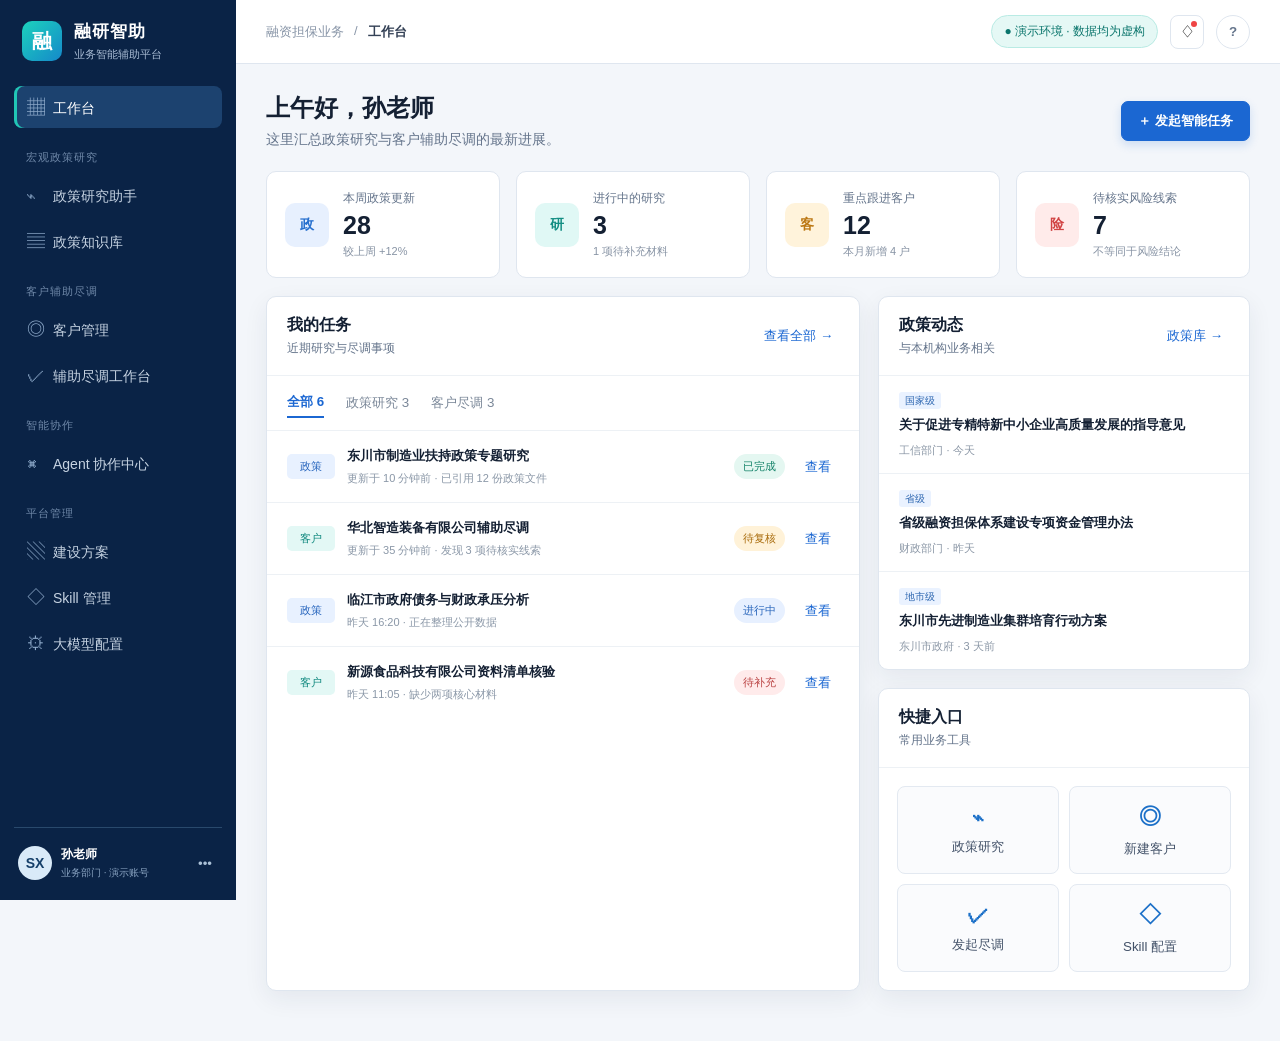
<file: static/legacy/site/index.html>
<!doctype html>
<html lang="zh-CN">
<head>
  <meta charset="UTF-8" />
  <meta name="viewport" content="width=device-width, initial-scale=1.0" />
  <title>融研智助 · 融资担保业务智能辅助平台</title>
  <link rel="icon" href="data:image/svg+xml,<svg xmlns=%22http://www.w3.org/2000/svg%22 viewBox=%220 0 64 64%22><rect rx=%2214%22 width=%2264%22 height=%2264%22 fill=%22%230b2851%22/><path d=%22M16 42V22h10v20M37 42V14h11v28M12 46h40%22 stroke=%22%2326c6b5%22 stroke-width=%225%22 fill=%22none%22/></svg>">
  <link rel="stylesheet" href="styles.css" />
  <link rel="stylesheet" href="models.css" />
  <link rel="stylesheet" href="agents.css" />
  <link rel="stylesheet" href="blueprint.css" />
</head>
<body>
  <div class="app-shell">
    <aside class="sidebar" id="sidebar">
      <div class="brand"><div class="brand-mark">融</div><div><strong>融研智助</strong><span>业务智能辅助平台</span></div></div>
      <nav id="nav">
        <button class="nav-item active" data-view="dashboard"><span>▦</span>工作台</button>
        <div class="nav-label">宏观政策研究</div>
        <button class="nav-item" data-view="policy"><span>⌁</span>政策研究助手</button>
        <button class="nav-item" data-view="library"><span>▤</span>政策知识库</button>
        <div class="nav-label">客户辅助尽调</div>
        <button class="nav-item" data-view="customers"><span>◎</span>客户管理</button>
        <button class="nav-item" data-view="diligence"><span>✓</span>辅助尽调工作台</button>
        <div class="nav-label">智能协作</div>
        <button class="nav-item" data-view="agents"><span>⌘</span>Agent 协作中心</button>
        <div class="nav-label">平台管理</div>
        <button class="nav-item" data-view="blueprint"><span>▧</span>建设方案</button>
        <button class="nav-item" data-view="skills"><span>◇</span>Skill 管理</button>
        <button class="nav-item" data-view="models"><span>⚙</span>大模型配置</button>
      </nav>
      <div class="side-foot"><div class="avatar">SX</div><div><strong>孙老师</strong><span>业务部门 · 演示账号</span></div><button>•••</button></div>
    </aside>

    <main>
      <header class="topbar">
        <button class="menu" id="menu">☰</button>
        <div class="breadcrumb"><span>融资担保业务</span><b>/</b><strong id="pageName">工作台</strong></div>
        <div class="top-actions"><span class="demo-badge">● 演示环境 · 数据均为虚构</span><button class="icon-btn" title="通知">♢<i></i></button><button class="help">?</button></div>
      </header>

      <section class="view active" id="dashboard">
        <div class="page-head"><div><h1>上午好，孙老师</h1><p>这里汇总政策研究与客户辅助尽调的最新进展。</p></div><button class="primary" data-go="policy">＋ 发起智能任务</button></div>
        <div class="metric-grid">
          <article class="metric"><div class="metric-icon blue">政</div><div><span>本周政策更新</span><strong>28</strong><small>较上周 +12%</small></div></article>
          <article class="metric"><div class="metric-icon cyan">研</div><div><span>进行中的研究</span><strong>3</strong><small>1 项待补充材料</small></div></article>
          <article class="metric"><div class="metric-icon amber">客</div><div><span>重点跟进客户</span><strong>12</strong><small>本月新增 4 户</small></div></article>
          <article class="metric"><div class="metric-icon red">险</div><div><span>待核实风险线索</span><strong>7</strong><small>不等同于风险结论</small></div></article>
        </div>
        <div class="dashboard-grid">
          <article class="panel wide"><div class="panel-head"><div><h2>我的任务</h2><p>近期研究与尽调事项</p></div><button class="text-btn">查看全部 →</button></div>
            <div class="task-tabs"><button class="active">全部 6</button><button>政策研究 3</button><button>客户尽调 3</button></div>
            <div class="task-list">
              <div class="task-row"><span class="type policy-type">政策</span><div><strong>东川市制造业扶持政策专题研究</strong><small>更新于 10 分钟前 · 已引用 12 份政策文件</small></div><em class="status done">已完成</em><button data-go="policy">查看</button></div>
              <div class="task-row"><span class="type client-type">客户</span><div><strong>华北智造装备有限公司辅助尽调</strong><small>更新于 35 分钟前 · 发现 3 项待核实线索</small></div><em class="status review">待复核</em><button data-go="diligence">查看</button></div>
              <div class="task-row"><span class="type policy-type">政策</span><div><strong>临江市政府债务与财政承压分析</strong><small>昨天 16:20 · 正在整理公开数据</small></div><em class="status running">进行中</em><button>查看</button></div>
              <div class="task-row"><span class="type client-type">客户</span><div><strong>新源食品科技有限公司资料清单核验</strong><small>昨天 11:05 · 缺少两项核心材料</small></div><em class="status pending">待补充</em><button>查看</button></div>
            </div>
          </article>
          <article class="panel"><div class="panel-head"><div><h2>政策动态</h2><p>与本机构业务相关</p></div><button class="text-btn">政策库 →</button></div>
            <div class="news-list"><div><span>国家级</span><strong>关于促进专精特新中小企业高质量发展的指导意见</strong><small>工信部门 · 今天</small></div><div><span>省级</span><strong>省级融资担保体系建设专项资金管理办法</strong><small>财政部门 · 昨天</small></div><div><span>地市级</span><strong>东川市先进制造业集群培育行动方案</strong><small>东川市政府 · 3 天前</small></div></div>
          </article>
          <article class="panel"><div class="panel-head"><div><h2>快捷入口</h2><p>常用业务工具</p></div></div><div class="quick-grid"><button data-go="policy"><b>⌁</b><span>政策研究</span></button><button data-go="customers"><b>◎</b><span>新建客户</span></button><button data-go="diligence"><b>✓</b><span>发起尽调</span></button><button data-go="skills"><b>◇</b><span>Skill 配置</span></button></div></article>
        </div>
      </section>

      <section class="view" id="policy">
        <div class="page-head"><div><h1>宏观政策分析研究助手</h1><p>面向地市财政金融、产业政策研究，自动形成有出处、可复核的研究初稿。</p></div><div class="page-actions"><label class="model-picker"><span>使用模型</span><select class="module-model" data-module="政策研究助手"><option>通义千问 Qwen-Max</option><option>DeepSeek-V3</option><option>腾讯混元-T1</option><option>智谱 GLM-4.5</option></select></label><button class="secondary">历史研究</button></div></div>
        <div class="research-layout">
          <article class="panel research-form"><div class="section-title"><span>1</span><div><h2>设置研究任务</h2><p>选择范围并描述业务关注重点</p></div></div>
            <label>研究主题<textarea id="researchTopic">东川市制造业扶持政策及融资担保业务机会分析</textarea></label>
            <div class="form-row"><label>研究区域<select><option>东川市（演示地区）</option><option>临江市（演示地区）</option></select></label><label>时间范围<select><option>近 3 年</option><option>近 1 年</option><option>近 5 年</option></select></label></div>
            <label>政策类型<div class="chips"><button class="selected">产业政策</button><button class="selected">财政政策</button><button>金融政策</button><button>融资担保</button></div></label>
            <label>重点关注<div class="check-list"><label><input type="checkbox" checked> 财政承受能力</label><label><input type="checkbox" checked> 重点产业与企业名单</label><label><input type="checkbox" checked> 担保业务切入机会</label><label><input type="checkbox"> 同类地区对比</label></div></label>
            <button class="primary full" id="startResearch">✦ 开始智能研究</button><p class="form-note">AI 生成内容仅供研究参考，正式使用前须由业务人员核验。</p>
          </article>
          <article class="panel result-panel" id="researchResult">
            <div class="empty-state" id="researchEmpty"><div class="orb">⌁</div><h2>研究结果将在这里生成</h2><p>点击“开始智能研究”，体验从资料检索到报告初稿的完整流程。</p><div class="flow"><span>资料检索</span>→<span>来源核验</span>→<span>交叉分析</span>→<span>报告生成</span></div></div>
            <div class="loading-state hidden" id="researchLoading"><div class="ai-loader"><span></span><span></span><span></span></div><h2 id="loadingText">正在检索公开政策资料…</h2><div class="progress"><i id="progressBar"></i></div><p>正在调用：政策检索、财政分析、产业链分析等 Skills</p></div>
            <div class="report hidden" id="report"><div class="report-toolbar"><div><span class="complete-dot">✓</span><b>研究报告初稿已生成</b><small>共引用 12 个公开来源</small></div><div><button class="secondary" id="sourceBtn">来源清单</button><button class="primary" id="exportReport">导出报告</button></div></div>
              <div class="report-body"><div class="report-cover"><span>政策专题研究 · 演示稿</span><h2>东川市制造业扶持政策及<br>融资担保业务机会分析</h2><p>生成时间：2026年9月18日　研究范围：近三年</p></div>
                <div class="insight-grid"><div><span>政策支持强度</span><b>较强</b><small>产业链培育政策连续</small></div><div><span>财政承压程度</span><b>中等</b><small>需关注土地相关收入变化</small></div><div><span>业务机会方向</span><b>3 类</b><small>技改、园区、供应链</small></div></div>
                <h3>一、核心研判</h3><p>东川市近三年政策重点由“单体项目补贴”逐步转向“产业链协同与技术改造”。公开文件显示，高端装备、新材料和绿色食品为重点培育方向。对融资担保机构而言，园区内技改项目、专精特新企业流动资金以及核心企业上游供应商可能形成业务机会。<sup>[1][3][7]</sup></p>
                <div class="callout"><b>业务提示</b><p>建议优先建立“重点产业政策—园区—企业名单”映射，再结合企业纳税、订单与回款情况进行客户筛选。政策支持不等同于偿债能力，不应作为单独授信依据。</p></div>
                <h3>二、重点政策脉络</h3><div class="timeline"><div><b>2024</b><span><strong>制造业技改专项启动</strong><small>重点支持生产线数字化和节能改造</small></span></div><div><b>2025</b><span><strong>产业链“链主+专精特新”培育</strong><small>支持上下游协同与供应链融资</small></span></div><div><b>2026</b><span><strong>产业基金与担保联动机制</strong><small>鼓励政策性融资担保提供增信服务</small></span></div></div>
                <h3>三、建议的业务切入点</h3><table><thead><tr><th>方向</th><th>目标客户</th><th>核验重点</th><th>初步优先级</th></tr></thead><tbody><tr><td>设备技改担保</td><td>园区规上制造企业</td><td>项目资本金、设备订单、补贴兑现</td><td><span class="tag green">高</span></td></tr><tr><td>供应链担保</td><td>核心企业上游供应商</td><td>贸易真实性、回款路径、集中度</td><td><span class="tag blue">中高</span></td></tr><tr><td>科创企业担保</td><td>专精特新企业</td><td>研发投入、订单转化、知识产权</td><td><span class="tag amber">中</span></td></tr></tbody></table>
              </div>
            </div>
          </article>
        </div>
      </section>

      <section class="view" id="library">
        <div class="page-head"><div><h1>政策知识库</h1><p>统一沉淀政策文件、研究报告和来源依据。</p></div><div class="page-actions"><label class="model-picker"><span>使用模型</span><select class="module-model" data-module="政策知识库"><option>通义千问 Qwen-Plus</option><option>DeepSeek-V3</option><option>腾讯混元-T1</option></select></label><button class="primary" id="uploadPolicy">＋ 录入政策</button></div></div>
        <article class="panel"><div class="filterbar"><div class="search"><span>⌕</span><input id="policySearch" placeholder="搜索政策名称、发布部门、关键词"></div><select><option>全部层级</option><option>国家级</option><option>省级</option><option>地市级</option></select><select><option>全部类型</option><option>产业政策</option><option>财政政策</option><option>融资担保</option></select></div>
          <div class="data-table"><table><thead><tr><th>政策名称</th><th>层级 / 地区</th><th>发布部门</th><th>发布日期</th><th>关联标签</th><th>状态</th></tr></thead><tbody id="policyTable"><tr><td><strong>先进制造业集群培育行动方案</strong><small>示例编号：DC-2026-18</small></td><td>地市级 · 东川市</td><td>市工业和信息化局</td><td>2026-08-12</td><td><span class="tag blue">先进制造</span> <span class="tag green">技改</span></td><td><span class="status done">已核验</span></td></tr><tr><td><strong>政府性融资担保机构尽职免责工作指引</strong><small>示例编号：SF-2026-06</small></td><td>省级 · 示例省</td><td>省财政厅</td><td>2026-06-20</td><td><span class="tag amber">融资担保</span></td><td><span class="status done">已核验</span></td></tr><tr><td><strong>专精特新中小企业梯度培育办法</strong><small>示例编号：GX-2025-31</small></td><td>国家级</td><td>工业和信息化部门</td><td>2025-12-01</td><td><span class="tag blue">专精特新</span></td><td><span class="status review">待复核</span></td></tr><tr><td><strong>产业发展专项资金管理办法</strong><small>示例编号：DC-2025-09</small></td><td>地市级 · 东川市</td><td>市财政局</td><td>2025-09-08</td><td><span class="tag green">专项资金</span></td><td><span class="status done">已核验</span></td></tr></tbody></table></div>
        </article>
      </section>

      <section class="view" id="customers">
        <div class="page-head"><div><h1>客户管理</h1><p>集中管理客户开发线索、基础信息及尽调进度。</p></div><div class="page-actions"><label class="model-picker"><span>使用模型</span><select class="module-model" data-module="客户管理"><option>通义千问 Qwen-Plus</option><option>DeepSeek-V3</option><option>腾讯混元-T1</option></select></label><button class="primary" id="newCustomer">＋ 新建客户</button></div></div>
        <div class="metric-grid compact"><article class="mini"><span>全部客户</span><strong>36</strong></article><article class="mini"><span>重点跟进</span><strong>12</strong></article><article class="mini"><span>辅助尽调中</span><strong>5</strong></article><article class="mini"><span>待补充材料</span><strong>7</strong></article></div>
        <article class="panel"><div class="filterbar"><div class="search"><span>⌕</span><input id="customerSearch" placeholder="搜索企业名称、统一社会信用代码"></div><select><option>全部行业</option><option>装备制造</option><option>食品加工</option><option>新能源</option></select><select><option>全部状态</option><option>重点跟进</option><option>尽调中</option></select></div>
          <div class="customer-list" id="customerList">
            <div class="customer-card" data-name="华北智造装备有限公司"><div class="company-logo">华</div><div class="company-main"><div><h3>华北智造装备有限公司 <span class="tag amber">重点跟进</span></h3><p>高端装备制造 · 东川市高新区 · 成立 9 年</p></div><div class="company-stats"><span>拟申请金额<b>2,000 万元</b></span><span>客户经理<b>孙老师</b></span><span>尽调进度<b>资料初审</b></span></div></div><button class="secondary open-diligence">进入尽调 →</button></div>
            <div class="customer-card" data-name="新源食品科技有限公司"><div class="company-logo green-bg">新</div><div class="company-main"><div><h3>新源食品科技有限公司 <span class="tag blue">尽调中</span></h3><p>食品加工 · 临江市产业园 · 成立 6 年</p></div><div class="company-stats"><span>拟申请金额<b>800 万元</b></span><span>客户经理<b>李经理</b></span><span>尽调进度<b>待补材料</b></span></div></div><button class="secondary open-diligence">进入尽调 →</button></div>
            <div class="customer-card" data-name="绿川新能源材料有限公司"><div class="company-logo purple-bg">绿</div><div class="company-main"><div><h3>绿川新能源材料有限公司 <span class="tag green">初步接触</span></h3><p>新能源材料 · 东川市经开区 · 成立 4 年</p></div><div class="company-stats"><span>拟申请金额<b>1,500 万元</b></span><span>客户经理<b>王经理</b></span><span>尽调进度<b>尚未开始</b></span></div></div><button class="secondary open-diligence">进入尽调 →</button></div>
          </div>
        </article>
      </section>

      <section class="view" id="diligence">
        <div class="customer-header"><div class="company-logo large">华</div><div><div class="eyebrow">客户辅助尽调 · 演示案例</div><h1>华北智造装备有限公司</h1><p>高端装备制造 · 东川市高新区 · 客户经理：孙老师</p></div><div class="customer-actions"><label class="model-picker"><span>使用模型</span><select class="module-model" data-module="辅助尽调工作台"><option>DeepSeek-V3</option><option>通义千问 Qwen-Max</option><option>腾讯混元-T1</option><option>智谱 GLM-4.5</option></select></label><button class="secondary" id="materialsBtn">资料清单</button><button class="primary" id="generateSummary">生成访谈提纲</button></div></div>
        <div class="stepper"><div class="done"><b>✓</b><span>客户建档<small>已完成</small></span></div><i></i><div class="done"><b>✓</b><span>资料收集<small>已上传 16 项</small></span></div><i></i><div class="active"><b>3</b><span>辅助分析<small>待人工复核</small></span></div><i></i><div><b>4</b><span>补充核验<small>未开始</small></span></div><i></i><div><b>5</b><span>形成尽调材料<small>未开始</small></span></div></div>
        <div class="diligence-grid">
          <article class="panel summary-card"><div class="panel-head"><div><h2>客户画像摘要</h2><p>基于已上传资料与公开信息形成</p></div><span class="updated">刚刚更新</span></div><div class="profile-grid"><div><span>成立时间</span><b>2017 年 3 月</b></div><div><span>注册资本</span><b>5,000 万元</b></div><div><span>员工人数</span><b>约 186 人</b></div><div><span>拟申请金额</span><b>2,000 万元</b></div><div><span>主营业务</span><b>工业自动化装备</b></div><div><span>主要用途</span><b>采购原材料</b></div></div><div class="business-desc"><b>AI 业务理解</b><p>企业主要为汽车零部件厂商提供非标自动化生产线，项目制特征明显，收入确认和回款受验收节点影响。近两年订单规模增长，但客户集中度较高。</p></div></article>
          <article class="panel score-card"><div class="panel-head"><div><h2>资料完整度</h2><p>不代表风险评分</p></div></div><div class="score-ring"><svg viewBox="0 0 100 100"><circle cx="50" cy="50" r="40"></circle><circle class="fill" cx="50" cy="50" r="40"></circle></svg><div><b>78</b><span>%</span></div></div><div class="score-legend"><span><i class="green-dot"></i>已收到 16 项</span><span><i class="amber-dot"></i>待补充 4 项</span></div><button class="secondary full" id="materialsDetail">查看缺失资料</button></article>
          <article class="panel risk-panel"><div class="panel-head"><div><h2>待核实事项</h2><p>AI 提取的线索，须由业务人员确认，不构成风险结论</p></div><button class="text-btn" id="addRisk">＋ 添加人工事项</button></div>
            <div class="risk-list">
              <div class="risk-item"><div class="risk-level high">高关注</div><div class="risk-content"><h3>前五大客户销售占比较高</h3><p>2025 年前五大客户销售占比约 67%，其中第一大客户占比 29%。需核实合作稳定性与替代订单情况。</p><div class="evidence"><span>证据来源</span><button>2025年审计报告 · 第18页</button><button>销售明细表</button></div></div><div class="risk-actions"><button class="verify">标记已核实</button><button class="ignore">信息有误</button></div></div>
              <div class="risk-item"><div class="risk-level mid">中关注</div><div class="risk-content"><h3>经营性现金流与利润变动不一致</h3><p>2025 年净利润增长 18%，经营活动现金流净额同比下降 22%，主要差异可能来自应收账款增加。</p><div class="evidence"><span>证据来源</span><button>财务报表分析</button><button>应收账款账龄表</button></div></div><div class="risk-actions"><button class="verify">标记已核实</button><button class="ignore">信息有误</button></div></div>
              <div class="risk-item"><div class="risk-level low">一般关注</div><div class="risk-content"><h3>厂房租赁将于 18 个月后到期</h3><p>现有租赁合同剩余期限短于拟申请担保期限，需了解续租安排及搬迁影响。</p><div class="evidence"><span>证据来源</span><button>厂房租赁合同 · 第2页</button></div></div><div class="risk-actions"><button class="verify">标记已核实</button><button class="ignore">信息有误</button></div></div>
            </div>
          </article>
          <article class="panel question-panel"><div class="panel-head"><div><h2>建议补充核验问题</h2><p>可直接用于客户访谈或资料补充</p></div><button class="text-btn" id="copyQuestions">复制全部</button></div><ol><li><span>客户集中度</span>请说明第一大客户近三年的交易金额、合同期限及目前在手订单情况。</li><li><span>回款情况</span>2025 年应收账款增长的主要客户及原因是什么？期后回款情况如何？</li><li><span>资金用途</span>本次 2,000 万元资金的采购清单、付款节点及对应销售订单是什么？</li><li><span>反担保措施</span>现有可用于反担保的资产、权利及其权属限制情况。</li></ol><button class="secondary full" id="moreQuestions">基于新材料重新生成</button></article>
        </div>
      </section>

      <section class="view" id="skills">
        <div class="page-head"><div><h1>Skill 管理</h1><p>将业务经验拆解为可配置、可复用、可追溯的智能能力。</p></div><div class="page-actions"><label class="model-picker"><span>调试模型</span><select class="module-model" data-module="Skill 管理"><option>通义千问 Qwen-Plus</option><option>DeepSeek-V3</option><option>腾讯混元-T1</option></select></label><button class="primary" id="newSkill">＋ 新建 Skill</button></div></div>
        <div class="skill-overview"><div><span>已配置 Skill</span><strong>52</strong><small>其中 11 个已启用</small></div><div><span>政策研究类</span><strong>18</strong><small>检索、分析、报告</small></div><div><span>客户尽调类</span><strong>27</strong><small>工商、财务、风险线索</small></div><div><span>通用能力类</span><strong>7</strong><small>文档、表格、引用核验</small></div></div>
        <article class="panel"><div class="filterbar"><div class="search"><span>⌕</span><input id="skillSearch" placeholder="搜索 Skill 名称或说明"></div><select><option>全部模块</option><option>政策研究</option><option>客户尽调</option><option>通用</option></select></div>
          <div class="skill-table"><table><thead><tr><th>Skill 名称</th><th>所属模块</th><th>功能说明</th><th>版本</th><th>状态</th><th>操作</th></tr></thead><tbody id="skillTable"><tr><td><strong>政策文件检索与筛选</strong><small>policy-research</small></td><td>政策研究</td><td>按地区、时间和政策类型检索并筛选公开政策</td><td>v1.2</td><td><label class="switch"><input type="checkbox" checked><span></span></label></td><td><button class="text-btn edit-skill">编辑</button></td></tr><tr><td><strong>地市财政状况分析</strong><small>fiscal-analysis</small></td><td>政策研究</td><td>梳理财政收入、支出、债务及趋势，标注数据来源</td><td>v1.0</td><td><label class="switch"><input type="checkbox" checked><span></span></label></td><td><button class="text-btn edit-skill">编辑</button></td></tr><tr><td><strong>企业基础画像</strong><small>company-profile</small></td><td>客户尽调</td><td>整合工商、业务、股权及主要经营信息</td><td>v1.3</td><td><label class="switch"><input type="checkbox" checked><span></span></label></td><td><button class="text-btn edit-skill">编辑</button></td></tr><tr><td><strong>财务异常线索识别</strong><small>financial-redflags</small></td><td>客户尽调</td><td>识别报表勾稽、趋势和现金流异常，仅输出核验线索</td><td>v0.9</td><td><label class="switch"><input type="checkbox"><span></span></label></td><td><button class="text-btn edit-skill">编辑</button></td></tr><tr><td><strong>尽调访谈问题生成</strong><small>interview-questions</small></td><td>客户尽调</td><td>依据客户资料和待核实事项生成访谈提纲</td><td>v1.1</td><td><label class="switch"><input type="checkbox" checked><span></span></label></td><td><button class="text-btn edit-skill">编辑</button></td></tr></tbody></table></div>
        </article>
      </section>

      <section class="view" id="agents">
        <div class="page-head"><div><h1>Agent 协作中心</h1><p>由总协调 Agent 拆解任务，专业 Agent 并行分析，证据核验后交由人工确认。<span class="platform-chip">运行底座 AgentScope 2.0</span></p></div><div class="page-actions"><label class="model-picker"><span>协调模型</span><select class="module-model" data-module="Agent 协作中心"><option>通义千问 Qwen-Max</option><option>DeepSeek-V3</option><option>腾讯混元-T1</option></select></label><button class="primary" id="startAgents">▶ 启动多 Agent 协作</button></div></div>

        <div class="agent-scenario-bar"><div class="scenario-tabs"><button class="active" data-scenario="policy-agent">宏观政策研究</button><button data-scenario="customer-agent">客户辅助尽调</button></div><div class="run-meta"><span><i></i>协作环境就绪</span><b id="agentTimer">00:00</b><button id="resetAgents">重置演示</button></div></div>

        <div class="agent-layout">
          <article class="panel agent-canvas">
            <div class="agent-canvas-head"><div><span class="eyebrow">当前任务</span><h2 id="agentTaskTitle">东川市制造业政策与融资担保业务机会研究</h2></div><span class="agent-run-status idle" id="agentRunStatus">等待启动</span></div>
            <div class="orchestrator-card agent-node" data-agent="coordinator"><div class="agent-symbol">总</div><div><h3>总协调 Agent</h3><p>理解任务 · 拆分步骤 · 调度与汇总</p></div><span class="node-state">待命</span></div>
            <div class="connector-line"><i></i><span>任务分派</span></div>
            <div class="agent-team" id="policyAgentTeam">
              <div class="agent-node" data-agent="search"><div class="agent-symbol blue-symbol">检</div><div><h3>政策检索 Agent</h3><p>政策检索与时效筛选</p><small>模型：Qwen-Plus · 4 Skills</small></div><span class="node-state">待命</span></div>
              <div class="agent-node" data-agent="fiscal"><div class="agent-symbol cyan-symbol">财</div><div><h3>财政分析 Agent</h3><p>财政收支与债务趋势</p><small>模型：DeepSeek-V3 · 3 Skills</small></div><span class="node-state">待命</span></div>
              <div class="agent-node" data-agent="industry"><div class="agent-symbol purple-symbol">产</div><div><h3>产业研究 Agent</h3><p>产业链与园区机会识别</p><small>模型：Qwen-Max · 5 Skills</small></div><span class="node-state">待命</span></div>
            </div>
            <div class="agent-team hidden" id="customerAgentTeam">
              <div class="agent-node" data-agent="profile"><div class="agent-symbol blue-symbol">企</div><div><h3>客户画像 Agent</h3><p>工商、股权与经营信息</p><small>模型：Qwen-Plus · 6 Skills</small></div><span class="node-state">待命</span></div>
              <div class="agent-node" data-agent="finance"><div class="agent-symbol cyan-symbol">报</div><div><h3>财务分析 Agent</h3><p>趋势、勾稽与现金流分析</p><small>模型：DeepSeek-V3 · 5 Skills</small></div><span class="node-state">待命</span></div>
              <div class="agent-node" data-agent="risk"><div class="agent-symbol red-symbol">险</div><div><h3>风险线索 Agent</h3><p>提出待核实事项和问题</p><small>模型：Qwen-Max · 7 Skills</small></div><span class="node-state">待命</span></div>
            </div>
            <div class="merge-lines"><i></i><span>结果交叉核验</span></div>
            <div class="agent-final-row">
              <div class="agent-node verify-node" data-agent="verify"><div class="agent-symbol amber-symbol">证</div><div><h3>证据核验 Agent</h3><p>检查出处、事实与结论一致性</p></div><span class="node-state">待命</span></div>
              <div class="handoff-arrow">→</div>
              <div class="agent-node report-node" data-agent="writer"><div class="agent-symbol green-symbol">稿</div><div><h3>报告编写 Agent</h3><p>汇总为可复核的业务初稿</p></div><span class="node-state">待命</span></div>
            </div>
            <div class="human-gate"><span>人</span><div><b>人工确认节点</b><p>业务人员确认来源、调整判断后才能形成正式材料</p></div><button id="humanConfirm" disabled>等待 Agent 完成</button></div>
          </article>

          <aside class="agent-side">
            <article class="panel conversation-panel"><div class="panel-head"><div><h2>Agent 协作记录</h2><p>展示任务、反馈和相互质疑</p></div><span id="messageCount">0 条</span></div><div class="agent-messages" id="agentMessages"><div class="agent-empty"><span>⌘</span><b>尚未开始协作</b><p>启动后，这里会显示 Agent 之间的工作消息。</p></div></div></article>
            <article class="panel evidence-panel"><div class="panel-head"><div><h2>协作产出</h2><p>结果会随执行过程更新</p></div></div><div class="output-metrics"><div><span>已检查来源</span><b id="sourceMetric">0</b></div><div><span>形成发现</span><b id="findingMetric">0</b></div><div><span>待人工确认</span><b id="reviewMetric">0</b></div></div><div class="agent-output" id="agentOutput"><div class="placeholder-output">启动协作后显示阶段性结果</div></div><button class="secondary full" id="openAgentReport" disabled>查看协作报告</button></article>
          </aside>
        </div>
      </section>

      <section class="view" id="blueprint">
        <div class="page-head"><div><h1>建设方案与实施路径</h1><p>明确哪些能力直接复用开源项目，哪些部分需要结合融资担保业务自行开发。</p></div><div class="page-actions"><span class="architecture-badge">推荐架构已确定</span><button class="primary" id="startBuildPlan">查看本周任务</button></div></div>

        <div class="blueprint-summary">
          <article><span>多 Agent 底座</span><strong>AgentScope 2.0</strong><small>编排 · 会话 · RAG · 持久化</small></article>
          <article><span>业务能力模板</span><strong>通义点金 Skills</strong><small>选择性复制后按担保业务改写</small></article>
          <article><span>国产模型</span><strong>Qwen + DeepSeek</strong><small>每个模块配置主模型与备用模型</small></article>
          <article><span>腾讯云部署</span><strong>Ubuntu + Docker</strong><small>比赛建议 8 核 16 GB</small></article>
        </div>

        <article class="panel architecture-panel">
          <div class="panel-head"><div><h2>平台技术架构</h2><p>现有前端保留，开源底座负责 Agent 运行，业务数据和权限由本项目建设</p></div><span class="demo-stage">比赛演示版</span></div>
          <div class="architecture-stack">
            <div class="arch-layer user-layer"><b>业务前端</b><span>工作台</span><span>政策研究</span><span>客户管理</span><span>辅助尽调</span><span>Agent 中心</span></div>
            <div class="arch-arrow">↓ 统一接口与流式进度</div>
            <div class="arch-layer service-layer"><b>业务服务</b><span>客户与任务</span><span>材料与报告</span><span>权限与审计</span><span>模型网关</span></div>
            <div class="arch-arrow">↓ 任务编排</div>
            <div class="arch-layer agent-layer"><b>AgentScope 2.0</b><span>总协调 Agent</span><span>专业 Agent 团队</span><span>证据核验</span><span>人工确认</span></div>
            <div class="arch-arrow">↓ 调用 Skill 与模型</div>
            <div class="arch-bottom">
              <div class="arch-layer skill-layer"><b>通义点金与自建 Skills</b><span>政策</span><span>财政</span><span>产业</span><span>企业</span><span>财务</span></div>
              <div class="arch-layer model-layer"><b>国产大模型</b><span>通义千问</span><span>DeepSeek</span><span>腾讯混元</span></div>
              <div class="arch-layer data-layer"><b>数据与知识库</b><span>PostgreSQL</span><span>对象存储</span><span>向量检索</span></div>
            </div>
          </div>
        </article>

        <div class="reuse-grid">
          <article class="panel reuse-card"><div class="panel-head"><div><h2>可直接复用</h2><p>减少底层开发</p></div><span class="reuse-count">约 55%–65%</span></div><div class="reuse-list"><div><i>开</i><span><b>AgentScope</b><small>多 Agent 编排、会话、事件流、RAG、持久化</small></span><em>主底座</em></div><div><i>技</i><span><b>Qwen DianJin Skills</b><small>金融分析方法与输出结构</small></span><em>改写使用</em></div><div><i>模</i><span><b>国产模型接口</b><small>Qwen、DeepSeek、腾讯混元模型适配</small></span><em>配置使用</em></div><div><i>库</i><span><b>PostgreSQL 与对象存储</b><small>业务数据、文件和日志的通用基础设施</small></span><em>标准组件</em></div></div></article>
          <article class="panel reuse-card custom-card"><div class="panel-head"><div><h2>需要自行建设</h2><p>体现机构业务特点</p></div><span class="custom-count">约 35%–45%</span></div><div class="reuse-list"><div><i>业</i><span><b>担保业务规则</b><small>材料清单、核验口径、禁用结论和报告模板</small></span><em>业务主导</em></div><div><i>客</i><span><b>客户与任务管理</b><small>客户开发阶段、尽调任务、人工确认和版本</small></span><em>自主开发</em></div><div><i>数</i><span><b>数据接口</b><small>政策来源、工商司法和内部系统的合法接入</small></span><em>采购或对接</em></div><div><i>安</i><span><b>权限审计与安全</b><small>数据隔离、密钥保护、日志、备份和恢复</small></span><em>重点建设</em></div></div></article>
        </div>

        <article class="panel roadmap-panel"><div class="panel-head"><div><h2>实施路线</h2><p>先完成比赛演示，再进入业务验证和有限试点</p></div><button class="text-btn" id="downloadPlan">实施路径文档</button></div>
          <div class="roadmap-steps">
            <button class="roadmap-step active" data-phase="0"><b>01</b><span><strong>环境准备</strong><small>1–2 天</small></span></button><i></i>
            <button class="roadmap-step" data-phase="1"><b>02</b><span><strong>比赛演示版</strong><small>5–8 天</small></span></button><i></i>
            <button class="roadmap-step" data-phase="2"><b>03</b><span><strong>业务验证版</strong><small>2–4 周</small></span></button><i></i>
            <button class="roadmap-step" data-phase="3"><b>04</b><span><strong>有限试点</strong><small>4–8 周</small></span></button>
          </div>
          <div class="phase-detail" id="phaseDetail"><span>当前阶段</span><h3>环境准备</h3><p>核查腾讯云服务器，准备 Qwen 和 DeepSeek 接口，确定一个政策案例、一个虚构客户案例和首批 10 至 15 个 Skills。</p><div><b>完成标准</b><small>服务器、模型、数据样本和负责人均已明确</small></div></div>
        </article>
      </section>

      <section class="view" id="models">
        <div class="page-head"><div><h1>大模型配置</h1><p>统一管理国产大模型连接，并为每个业务模块指定默认和备用模型。</p></div><button class="primary" id="addProvider">＋ 添加模型服务</button></div>
        <div class="security-note"><b>安全说明</b><span>API Key 仅保存在服务器后台并加密存储，前端页面只显示掩码。演示原型不会保存任何真实密钥。</span></div>
        <div class="model-stats"><div><span>已接入服务</span><strong>4</strong><small>3 个可用 · 1 个待配置</small></div><div><span>默认模型</span><strong>Qwen-Max</strong><small>通义千问</small></div><div><span>本月模拟调用</span><strong>1,286</strong><small>仅演示统计</small></div><div><span>连接状态</span><strong class="ok-text">正常</strong><small>最近检测：刚刚</small></div></div>

        <div class="config-grid">
          <article class="panel provider-panel"><div class="panel-head"><div><h2>模型服务商</h2><p>配置接口地址、密钥和可用模型</p></div><button class="text-btn" id="testAll">全部测试</button></div>
            <div class="provider-list">
              <div class="provider-card active-provider"><div class="provider-logo qwen">Q</div><div><h3>通义千问 <span class="status done">连接正常</span></h3><p>https://dashscope.aliyuncs.com/compatible-mode/v1</p><small>API Key：sk-••••••••••••6A2F</small></div><div class="provider-actions"><button class="secondary test-model">测试连接</button><button class="text-btn edit-provider">配置</button></div></div>
              <div class="provider-card"><div class="provider-logo deepseek">D</div><div><h3>DeepSeek <span class="status done">连接正常</span></h3><p>https://api.deepseek.com</p><small>API Key：sk-••••••••••••91BC</small></div><div class="provider-actions"><button class="secondary test-model">测试连接</button><button class="text-btn edit-provider">配置</button></div></div>
              <div class="provider-card"><div class="provider-logo hunyuan">混</div><div><h3>腾讯混元 <span class="status done">连接正常</span></h3><p>腾讯云大模型知识引擎接口</p><small>Secret Key：••••••••••••18D7</small></div><div class="provider-actions"><button class="secondary test-model">测试连接</button><button class="text-btn edit-provider">配置</button></div></div>
              <div class="provider-card"><div class="provider-logo glm">智</div><div><h3>智谱 AI <span class="status pending">待配置</span></h3><p>https://open.bigmodel.cn/api/paas/v4</p><small>API Key：尚未填写</small></div><div class="provider-actions"><button class="secondary test-model">测试连接</button><button class="text-btn edit-provider">配置</button></div></div>
            </div>
          </article>

          <article class="panel assignment-panel"><div class="panel-head"><div><h2>模块模型分配</h2><p>不同任务可选择不同模型，失败时自动切换备用模型</p></div><span class="autosave">自动保存</span></div>
            <div class="assignment-table"><table><thead><tr><th>功能模块</th><th>默认模型</th><th>备用模型</th><th>温度</th><th>状态</th></tr></thead><tbody>
              <tr><td><strong>宏观政策分析研究助手</strong><small>政策检索、归纳、比较和报告生成</small></td><td><select class="assignment-select"><option>通义千问 Qwen-Max</option><option>DeepSeek-V3</option><option>腾讯混元-T1</option></select></td><td><select><option>DeepSeek-V3</option><option>腾讯混元-T1</option></select></td><td><input type="number" value="0.3" min="0" max="1" step="0.1"></td><td><label class="switch"><input type="checkbox" checked><span></span></label></td></tr>
              <tr><td><strong>政策知识库</strong><small>政策分类、标签和摘要提取</small></td><td><select class="assignment-select"><option>通义千问 Qwen-Plus</option><option>DeepSeek-V3</option></select></td><td><select><option>腾讯混元-T1</option><option>DeepSeek-V3</option></select></td><td><input type="number" value="0.2" min="0" max="1" step="0.1"></td><td><label class="switch"><input type="checkbox" checked><span></span></label></td></tr>
              <tr><td><strong>客户管理</strong><small>客户信息整理和标签生成</small></td><td><select class="assignment-select"><option>通义千问 Qwen-Plus</option><option>DeepSeek-V3</option></select></td><td><select><option>DeepSeek-V3</option><option>腾讯混元-T1</option></select></td><td><input type="number" value="0.2" min="0" max="1" step="0.1"></td><td><label class="switch"><input type="checkbox" checked><span></span></label></td></tr>
              <tr><td><strong>客户辅助尽调</strong><small>资料理解、风险线索和访谈问题</small></td><td><select class="assignment-select"><option>DeepSeek-V3</option><option>通义千问 Qwen-Max</option></select></td><td><select><option>通义千问 Qwen-Max</option><option>腾讯混元-T1</option></select></td><td><input type="number" value="0.1" min="0" max="1" step="0.1"></td><td><label class="switch"><input type="checkbox" checked><span></span></label></td></tr>
              <tr><td><strong>Skill 调试</strong><small>业务规则测试和提示词优化</small></td><td><select class="assignment-select"><option>通义千问 Qwen-Plus</option><option>DeepSeek-V3</option></select></td><td><select><option>DeepSeek-V3</option><option>腾讯混元-T1</option></select></td><td><input type="number" value="0.4" min="0" max="1" step="0.1"></td><td><label class="switch"><input type="checkbox" checked><span></span></label></td></tr>
              <tr><td><strong>多 Agent 总协调</strong><small>任务拆解、调度、冲突处理和结果汇总</small></td><td><select class="assignment-select"><option>通义千问 Qwen-Max</option><option>DeepSeek-V3</option></select></td><td><select><option>DeepSeek-V3</option><option>腾讯混元-T1</option></select></td><td><input type="number" value="0.2" min="0" max="1" step="0.1"></td><td><label class="switch"><input type="checkbox" checked><span></span></label></td></tr>
            </tbody></table></div>
            <div class="config-footer"><div><b>模型选择原则</b><p>复杂研究优先能力较强模型；批量分类优先速度与成本；尽调模块使用低温度以减少发挥。</p></div><button class="primary" id="saveAssignments">保存模块配置</button></div>
          </article>
        </div>
      </section>
    </main>
  </div>

  <div class="drawer-backdrop hidden" id="drawerBackdrop"></div>
  <aside class="drawer hidden" id="drawer"><div class="drawer-head"><div><span class="eyebrow">研究依据</span><h2>公开来源清单</h2></div><button id="closeDrawer">×</button></div><p class="notice">以下均为原型演示数据，正式系统应保存原文链接、发布日期、抓取时间和引用片段。</p><div class="source-list"><div><b>01</b><span><strong>东川市先进制造业集群培育行动方案</strong><small>东川市工业和信息化局 · 2026-08-12</small></span><em>已核验</em></div><div><b>02</b><span><strong>东川市2025年财政预算执行情况报告</strong><small>东川市财政局 · 2026-02-08</small></span><em>已核验</em></div><div><b>03</b><span><strong>产业发展专项资金管理办法</strong><small>东川市财政局 · 2025-09-08</small></span><em>已核验</em></div><div><b>04</b><span><strong>东川高新区企业名录（示例）</strong><small>高新区管委会 · 2026-06-30</small></span><em class="review-text">待复核</em></div></div></aside>

  <div class="modal-backdrop hidden" id="modalBackdrop"><div class="modal"><button class="modal-close" id="modalClose">×</button><div class="modal-icon">✓</div><h2 id="modalTitle">操作已完成</h2><p id="modalText">这是交互原型中的演示反馈。</p><button class="primary" id="modalOk">知道了</button></div></div>
  <div class="toast" id="toast">已复制到剪贴板</div>
  <script src="app.js"></script>
<script src="../embed.js"></script>
</body>
</html>
</file>
<file: static/legacy/site/styles.css>
:root{--navy:#0a2346;--navy2:#102f59;--blue:#1b67d2;--cyan:#16b8aa;--bg:#f3f6fa;--line:#dfe6ef;--text:#142033;--muted:#64748b;--white:#fff;--shadow:0 8px 24px rgba(22,40,68,.07)}*{box-sizing:border-box}body{margin:0;font-family:"PingFang SC","Microsoft YaHei",Inter,Arial,sans-serif;color:var(--text);background:var(--bg);font-size:14px}.app-shell{min-height:100vh}.sidebar{position:fixed;inset:0 auto 0 0;width:236px;background:var(--navy);color:#fff;padding:20px 14px;display:flex;flex-direction:column;z-index:20}.brand{display:flex;align-items:center;gap:12px;padding:0 8px 22px}.brand-mark{width:40px;height:40px;border-radius:10px;background:linear-gradient(135deg,#1cd2bc,#1589ca);display:grid;place-items:center;font-size:20px;font-weight:800}.brand strong,.brand span{display:block}.brand strong{font-size:17px;letter-spacing:1px}.brand span{font-size:11px;color:#a8bbd3;margin-top:4px}.nav-label{font-size:11px;color:#6f88a8;padding:20px 12px 7px;letter-spacing:1px}.nav-item{width:100%;height:42px;border:0;color:#c6d3e2;background:transparent;border-radius:8px;text-align:left;padding:0 13px;cursor:pointer;font-size:14px;margin:2px 0}.nav-item span{display:inline-block;width:26px;color:#8fabcb;font-size:18px}.nav-item:hover,.nav-item.active{background:#1c426f;color:#fff}.nav-item.active{box-shadow:inset 3px 0 0 #21c7b6}.side-foot{margin-top:auto;border-top:1px solid #29496c;padding:18px 4px 0;display:flex;align-items:center;gap:9px}.side-foot .avatar{width:34px;height:34px;border-radius:50%;background:#d9eaf8;color:#16406a;display:grid;place-items:center;font-weight:700}.side-foot strong,.side-foot span{display:block;font-size:12px}.side-foot span{font-size:10px;color:#88a2c0;margin-top:3px}.side-foot button{margin-left:auto;background:none;border:0;color:#aac0d7}main{margin-left:236px}.topbar{height:64px;background:#fff;border-bottom:1px solid var(--line);display:flex;align-items:center;justify-content:space-between;padding:0 30px;position:sticky;top:0;z-index:15}.menu{display:none}.breadcrumb{display:flex;gap:10px;color:#8996a8;font-size:13px}.breadcrumb b{font-weight:400}.breadcrumb strong{color:#344156}.top-actions{display:flex;align-items:center;gap:12px}.demo-badge{font-size:12px;padding:7px 12px;border-radius:20px;color:#0a756c;background:#e5f8f5;border:1px solid #b9ebe4}.icon-btn,.help{border:1px solid var(--line);background:#fff;width:34px;height:34px;border-radius:8px;position:relative}.icon-btn i{position:absolute;width:6px;height:6px;background:#ef4444;border-radius:50%;right:6px;top:5px}.help{border-radius:50%;font-weight:700;color:#64748b}.view{display:none;padding:28px 30px 50px;max-width:1600px;margin:auto}.view.active{display:block}.page-head{display:flex;align-items:center;justify-content:space-between;margin-bottom:22px}.page-head h1{font-size:24px;margin:0 0 7px}.page-head p{margin:0;color:var(--muted)}button{font-family:inherit}.primary,.secondary{border-radius:7px;padding:10px 16px;font-weight:600;cursor:pointer}.primary{border:1px solid var(--blue);color:white;background:var(--blue);box-shadow:0 4px 10px rgba(27,103,210,.18)}.primary:hover{background:#1259bc}.secondary{background:#fff;border:1px solid #cdd7e4;color:#33445c}.secondary:hover{background:#f6f8fb}.full{width:100%}.metric-grid{display:grid;grid-template-columns:repeat(4,1fr);gap:16px;margin-bottom:18px}.metric{background:#fff;border:1px solid var(--line);border-radius:10px;padding:18px;display:flex;gap:14px;align-items:center}.metric-icon{width:44px;height:44px;border-radius:10px;display:grid;place-items:center;font-weight:700}.metric-icon.blue{background:#e7f0fe;color:#2770ce}.metric-icon.cyan{background:#e0f8f5;color:#138e83}.metric-icon.amber{background:#fff3db;color:#bb7611}.metric-icon.red{background:#ffebea;color:#d14343}.metric span,.metric strong,.metric small{display:block}.metric span{color:var(--muted);font-size:12px}.metric strong{font-size:25px;margin:4px 0}.metric small{font-size:11px;color:#8793a4}.dashboard-grid{display:grid;grid-template-columns:1.6fr 1fr;gap:18px}.panel{background:#fff;border:1px solid var(--line);border-radius:10px;box-shadow:var(--shadow)}.panel.wide{grid-row:span 2}.panel-head{padding:18px 20px;border-bottom:1px solid #edf1f5;display:flex;justify-content:space-between;align-items:center}.panel-head h2{font-size:16px;margin:0 0 4px}.panel-head p{font-size:12px;color:var(--muted);margin:0}.text-btn{border:0;background:none;color:var(--blue);cursor:pointer}.task-tabs{padding:12px 20px;border-bottom:1px solid #edf1f5;display:flex;gap:22px}.task-tabs button{border:0;background:none;color:#7a8798;padding:5px 0}.task-tabs button.active{color:var(--blue);font-weight:600;border-bottom:2px solid var(--blue)}.task-row{display:grid;grid-template-columns:48px 1fr auto 42px;align-items:center;gap:12px;padding:16px 20px;border-bottom:1px solid #edf1f5}.task-row:last-child{border-bottom:0}.task-row strong,.task-row small{display:block}.task-row strong{font-size:13px}.task-row small{font-size:11px;color:#8a97a7;margin-top:6px}.task-row>button{border:0;background:none;color:var(--blue);cursor:pointer}.type{border-radius:5px;padding:5px;text-align:center;font-size:11px}.policy-type{background:#e8f1ff;color:#2564bd}.client-type{background:#e3f8f5;color:#0f887e}.status{font-style:normal;font-size:11px;border-radius:15px;padding:5px 9px;white-space:nowrap}.done{background:#e4f7f1;color:#148369}.review{background:#fff2d8;color:#a86b0b}.running{background:#e7f0ff;color:#2865bb}.pending{background:#ffebeb;color:#b94040}.news-list>div{padding:15px 20px;border-bottom:1px solid #edf1f5}.news-list>div:last-child{border:0}.news-list span{font-size:10px;color:#2e67b1;background:#eaf2ff;padding:3px 6px;border-radius:3px}.news-list strong,.news-list small{display:block}.news-list strong{font-size:13px;line-height:1.45;margin:8px 0}.news-list small{font-size:11px;color:#8b97a6}.quick-grid{display:grid;grid-template-columns:1fr 1fr;gap:10px;padding:18px}.quick-grid button{border:1px solid #e3e9f1;background:#fafbfd;border-radius:8px;padding:15px 5px;cursor:pointer;color:#435269}.quick-grid b,.quick-grid span{display:block}.quick-grid b{color:#1c70c8;font-size:22px;margin-bottom:8px}.quick-grid button:hover{border-color:#8db5e8;background:#f5f9ff}.research-layout{display:grid;grid-template-columns:360px minmax(0,1fr);gap:18px}.research-form{padding:20px;height:max-content}.section-title{display:flex;gap:10px;align-items:center;border-bottom:1px solid #edf1f5;padding-bottom:16px;margin-bottom:18px}.section-title>span{width:30px;height:30px;border-radius:50%;background:#e6f0ff;color:#2167be;display:grid;place-items:center;font-weight:700}.section-title h2,.section-title p{margin:0}.section-title h2{font-size:16px}.section-title p{font-size:11px;color:var(--muted);margin-top:4px}.research-form>label,.form-row label{display:block;font-size:12px;font-weight:600;color:#3a4759;margin:15px 0}.research-form textarea,.research-form select,.filterbar input,.filterbar select{width:100%;border:1px solid #cfd8e5;border-radius:7px;background:#fff;padding:10px;color:#28364a;outline:none}.research-form textarea{height:78px;resize:none;line-height:1.5;margin-top:8px}.research-form textarea:focus,.research-form select:focus,.filterbar input:focus{border-color:#4386da;box-shadow:0 0 0 3px #e7f0fc}.form-row{display:grid;grid-template-columns:1fr 1fr;gap:10px}.form-row select{margin-top:8px}.chips{display:flex;gap:7px;flex-wrap:wrap;margin-top:9px}.chips button{border:1px solid #d5dee9;background:white;border-radius:16px;padding:6px 10px;color:#64748b;cursor:pointer}.chips button.selected{border-color:#4b88d5;background:#ecf4ff;color:#2465ba}.check-list{display:grid;grid-template-columns:1fr 1fr;gap:10px;margin:10px 0 22px}.check-list label{font-weight:400;margin:0;font-size:11px}.form-note{text-align:center;font-size:10px!important;color:#9a6b20!important;background:#fff8e7;padding:8px;border-radius:5px}.result-panel{min-height:650px;overflow:hidden}.empty-state,.loading-state{height:648px;display:flex;flex-direction:column;align-items:center;justify-content:center;text-align:center}.empty-state .orb{width:76px;height:76px;border-radius:50%;display:grid;place-items:center;background:radial-gradient(circle,#d7efff,#e8f1ff);color:#2271ca;font-size:32px;box-shadow:0 0 0 12px #f4f8fc}.empty-state h2{font-size:17px;margin:30px 0 6px}.empty-state p,.loading-state p{color:var(--muted);font-size:12px}.flow{display:flex;gap:10px;align-items:center;margin-top:26px;color:#9aa6b4}.flow span{background:#f4f7fa;border:1px solid #e2e8f0;padding:7px 9px;border-radius:4px;font-size:11px;color:#657386}.hidden{display:none!important}.ai-loader{display:flex;gap:7px}.ai-loader span{width:12px;height:12px;border-radius:50%;background:var(--blue);animation:pulse 1.2s infinite}.ai-loader span:nth-child(2){animation-delay:.15s}.ai-loader span:nth-child(3){animation-delay:.3s}@keyframes pulse{0%,100%{transform:scale(.65);opacity:.45}50%{transform:scale(1);opacity:1}}.loading-state h2{font-size:17px;margin:22px}.progress{width:280px;height:7px;border-radius:6px;background:#e7ecf2;overflow:hidden}.progress i{display:block;width:8%;height:100%;background:linear-gradient(90deg,var(--blue),var(--cyan));transition:width .5s}.report-toolbar{padding:14px 20px;border-bottom:1px solid #e6ebf1;display:flex;justify-content:space-between;align-items:center;background:#fbfcfe}.report-toolbar>div{display:flex;align-items:center;gap:8px}.report-toolbar small{color:#7b8898}.complete-dot{background:#daf5ed;color:#14836d;width:24px;height:24px;border-radius:50%;display:grid;place-items:center}.report-body{padding:25px;max-height:650px;overflow:auto}.report-cover{border-left:4px solid var(--cyan);padding:13px 18px;background:#f5f9fc}.report-cover span{font-size:11px;color:#2273c9}.report-cover h2{font-size:21px;line-height:1.45;margin:8px 0}.report-cover p{color:#8491a1;font-size:11px}.insight-grid{display:grid;grid-template-columns:repeat(3,1fr);gap:10px;margin:18px 0}.insight-grid>div{border:1px solid #e1e8f0;border-radius:6px;padding:12px}.insight-grid span,.insight-grid b,.insight-grid small{display:block}.insight-grid span{font-size:10px;color:#798697}.insight-grid b{font-size:18px;margin:5px 0;color:#145aa9}.insight-grid small{font-size:10px;color:#8996a6}.report-body h3{font-size:15px;margin:22px 0 9px}.report-body>p{line-height:1.8;color:#3e4b5d;font-size:12px}.report-body sup{color:#166cc8}.callout{background:#edf8f7;border:1px solid #c7eae6;border-radius:6px;padding:13px 15px}.callout b{color:#0d796e}.callout p{margin:6px 0 0;font-size:12px;line-height:1.7}.timeline{border-left:2px solid #d9e5f2;margin-left:18px}.timeline>div{display:flex;gap:18px;margin:12px 0 12px -17px}.timeline b{background:#e5f0fc;color:#2265b2;width:32px;height:32px;border-radius:50%;display:grid;place-items:center;font-size:9px}.timeline span strong,.timeline span small{display:block}.timeline span small{font-size:10px;color:#8592a1;margin-top:4px}table{width:100%;border-collapse:collapse}th{text-align:left;background:#f6f8fb;color:#667488;font-weight:600;font-size:11px;padding:10px;border-bottom:1px solid #e4e9f0}td{padding:11px 10px;border-bottom:1px solid #e8edf3;font-size:11px;color:#445267}.tag{display:inline-block;border-radius:12px;padding:4px 8px;font-size:10px}.tag.green{background:#e1f5ed;color:#14775f}.tag.blue{background:#e6f0ff;color:#2762b0}.tag.amber{background:#fff0d2;color:#a56608}.filterbar{display:flex;gap:10px;padding:16px 20px;border-bottom:1px solid #e7ecf2}.search{flex:1;position:relative}.search span{position:absolute;left:12px;top:8px;font-size:19px;color:#7d8b9e}.filterbar input{padding-left:38px}.filterbar select{width:170px}.data-table,.skill-table{overflow-x:auto}.data-table td{padding:15px 12px}.data-table td strong,.data-table td small,.skill-table td strong,.skill-table td small{display:block}.data-table td small,.skill-table td small{margin-top:5px;color:#8a96a5}.metric-grid.compact{grid-template-columns:repeat(4,1fr)}.mini{background:#fff;border:1px solid var(--line);border-radius:8px;padding:16px}.mini span,.mini strong{display:block}.mini span{color:#6c798b;font-size:11px}.mini strong{font-size:24px;margin-top:7px}.customer-list{padding:4px 20px}.customer-card{display:flex;align-items:center;padding:20px 0;border-bottom:1px solid #e7edf3;gap:14px}.customer-card:last-child{border:0}.company-logo{width:44px;height:44px;border-radius:9px;background:#dfebfb;color:#1d5da8;display:grid;place-items:center;font-size:18px;font-weight:700;flex:none}.company-logo.green-bg{background:#def5ed;color:#16715d}.company-logo.purple-bg{background:#eee8fb;color:#684bb0}.company-main{flex:1;display:flex;align-items:center;justify-content:space-between}.company-main h3{margin:0 0 7px;font-size:14px}.company-main p{margin:0;color:#7b8796;font-size:11px}.company-stats{display:flex;gap:35px}.company-stats span,.company-stats b{display:block}.company-stats span{color:#8290a2;font-size:10px}.company-stats b{font-size:11px;color:#344256;margin-top:6px}.customer-header{background:#fff;border:1px solid var(--line);border-radius:10px;padding:20px;display:flex;align-items:center;gap:14px}.company-logo.large{width:54px;height:54px;font-size:21px}.customer-header h1{font-size:20px;margin:4px 0}.customer-header p{margin:0;color:#718095;font-size:11px}.eyebrow{font-size:10px;color:#2770c8;font-weight:600;letter-spacing:.5px}.customer-actions{margin-left:auto;display:flex;gap:9px}.stepper{display:flex;align-items:center;background:#fff;border:1px solid var(--line);border-radius:10px;padding:15px 22px;margin:14px 0}.stepper>div{display:flex;align-items:center;gap:8px;color:#929dab}.stepper>div b{width:28px;height:28px;border:1px solid #ccd5df;border-radius:50%;display:grid;place-items:center}.stepper>div span,.stepper>div small{display:block}.stepper>div small{font-size:9px;margin-top:3px}.stepper>i{flex:1;height:1px;background:#dbe2ea;margin:0 10px}.stepper .done b{background:#ddf5ef;border-color:#b2e5d9;color:#12806a}.stepper .active b{background:#2169c5;border-color:#2169c5;color:#fff}.stepper .active span{color:#1b2a3d;font-weight:600}.diligence-grid{display:grid;grid-template-columns:minmax(0,2.1fr) minmax(250px,.9fr);gap:14px}.summary-card{grid-column:1}.score-card{grid-column:2;grid-row:1}.risk-panel{grid-column:1}.question-panel{grid-column:2}.profile-grid{display:grid;grid-template-columns:repeat(3,1fr);gap:0;padding:16px 20px}.profile-grid div{border-right:1px solid #e8edf2;border-bottom:1px solid #e8edf2;padding:12px}.profile-grid div:nth-child(3n){border-right:0}.profile-grid div:nth-child(n+4){border-bottom:0}.profile-grid span,.profile-grid b{display:block}.profile-grid span{font-size:10px;color:#8190a2}.profile-grid b{font-size:12px;margin-top:5px}.business-desc{margin:0 20px 18px;background:#f3f7fc;border-left:3px solid #2e76cc;padding:12px}.business-desc b{color:#2569ba;font-size:11px}.business-desc p{margin:6px 0 0;line-height:1.7;font-size:11px}.updated{font-size:10px;color:#7f8b99}.score-ring{width:130px;height:130px;margin:22px auto;position:relative}.score-ring svg{transform:rotate(-90deg)}.score-ring circle{fill:none;stroke:#e8edf3;stroke-width:8}.score-ring circle.fill{stroke:var(--cyan);stroke-dasharray:251;stroke-dashoffset:55;stroke-linecap:round}.score-ring>div{position:absolute;inset:0;display:grid;place-content:center;text-align:center}.score-ring b{font-size:28px}.score-ring span{color:#7d8999}.score-legend{display:flex;justify-content:center;gap:14px;font-size:10px;color:#6c7989;margin-bottom:17px}.score-legend i{width:7px;height:7px;border-radius:50%;display:inline-block;margin-right:4px}.green-dot{background:#15a98d}.amber-dot{background:#e6a631}.score-card>.full{width:calc(100% - 40px);margin:0 20px 20px}.risk-list{padding:0 20px}.risk-item{display:grid;grid-template-columns:58px 1fr auto;gap:12px;padding:17px 0;border-bottom:1px solid #e7ecf2}.risk-level{font-size:10px;height:max-content;text-align:center;padding:5px;border-radius:4px}.risk-level.high{background:#ffebeb;color:#bc3d3d}.risk-level.mid{background:#fff1d6;color:#a96809}.risk-level.low{background:#e9f2fc;color:#316aa9}.risk-content h3{font-size:13px;margin:2px 0 7px}.risk-content>p{font-size:11px;line-height:1.6;color:#687689;margin:0}.evidence{margin-top:10px;display:flex;align-items:center;gap:6px}.evidence span{font-size:9px;color:#909cab}.evidence button{font-size:9px;border:1px solid #dbe4ee;background:#f6f9fc;border-radius:4px;color:#3470b5;padding:4px 6px}.risk-actions{display:flex;flex-direction:column;gap:6px}.risk-actions button{font-size:10px;border-radius:5px;padding:6px 8px;cursor:pointer}.verify{border:1px solid #a8ddcf;background:#effaf7;color:#177761}.ignore{border:1px solid #dce3eb;background:#fff;color:#6c7989}.question-panel ol{padding:5px 22px 0 40px}.question-panel li{font-size:11px;line-height:1.6;padding:9px 0;border-bottom:1px solid #edf1f5}.question-panel li span{display:block;color:#2370c3;font-size:9px}.question-panel>.full{width:calc(100% - 40px);margin:12px 20px 18px}.skill-overview{display:grid;grid-template-columns:repeat(4,1fr);gap:14px;margin-bottom:16px}.skill-overview>div{background:#fff;border:1px solid var(--line);border-radius:8px;padding:17px}.skill-overview span,.skill-overview strong,.skill-overview small{display:block}.skill-overview span{font-size:11px;color:#748194}.skill-overview strong{font-size:23px;margin:6px 0}.skill-overview small{font-size:10px;color:#8b96a5}.skill-table td{padding:14px 10px}.switch{position:relative;display:inline-block;width:36px;height:20px}.switch input{display:none}.switch span{position:absolute;inset:0;background:#cbd4df;border-radius:20px;cursor:pointer}.switch span:after{content:"";position:absolute;width:16px;height:16px;background:#fff;border-radius:50%;left:2px;top:2px;transition:.2s}.switch input:checked+span{background:#19aa98}.switch input:checked+span:after{left:18px}.drawer-backdrop{position:fixed;inset:0;background:rgba(3,16,35,.35);z-index:40}.drawer{position:fixed;right:0;top:0;bottom:0;width:430px;background:#fff;z-index:41;box-shadow:-10px 0 30px rgba(0,0,0,.12);padding:24px}.drawer-head{display:flex;justify-content:space-between;align-items:center;border-bottom:1px solid #e4e9f0;padding-bottom:18px}.drawer-head h2{margin:5px 0 0}.drawer-head button,.modal-close{border:0;background:none;font-size:25px;color:#758296;cursor:pointer}.notice{font-size:11px;line-height:1.7;background:#fff7e6;color:#8d6420;padding:10px;border-radius:5px}.source-list>div{display:grid;grid-template-columns:30px 1fr auto;gap:10px;padding:15px 0;border-bottom:1px solid #e8edf2}.source-list b{color:#2b6fbc}.source-list strong,.source-list small{display:block;font-size:12px}.source-list small{font-size:10px;color:#8290a0;margin-top:5px}.source-list em{font-size:9px;color:#14826c;font-style:normal}.source-list .review-text{color:#ad710f}.modal-backdrop{position:fixed;inset:0;background:rgba(3,16,35,.5);display:grid;place-items:center;z-index:50}.modal{width:390px;background:white;border-radius:12px;padding:28px;text-align:center;position:relative;box-shadow:0 20px 60px rgba(0,0,0,.18)}.modal-close{position:absolute;right:15px;top:10px}.modal-icon{margin:auto;width:48px;height:48px;border-radius:50%;background:#e1f6f1;color:#13806b;display:grid;place-items:center;font-size:22px}.modal h2{font-size:18px;margin:16px 0 8px}.modal p{font-size:12px;color:#758294;line-height:1.6;margin-bottom:20px}.toast{position:fixed;left:50%;bottom:35px;transform:translate(-50%,30px);background:#152b45;color:#fff;padding:10px 16px;border-radius:6px;opacity:0;pointer-events:none;transition:.25s;z-index:60}.toast.show{opacity:1;transform:translate(-50%,0)}@media(max-width:1100px){.metric-grid,.skill-overview{grid-template-columns:repeat(2,1fr)}.dashboard-grid{grid-template-columns:1fr}.panel.wide{grid-row:auto}.research-layout{grid-template-columns:1fr}.diligence-grid{grid-template-columns:1fr}.summary-card,.score-card,.risk-panel,.question-panel{grid-column:1;grid-row:auto}.company-stats{display:none}}@media(max-width:760px){.sidebar{transform:translateX(-100%);transition:.25s}.sidebar.open{transform:translateX(0)}main{margin-left:0}.menu{display:block;border:0;background:none;font-size:20px}.topbar{padding:0 15px}.demo-badge{display:none}.view{padding:20px 14px}.page-head{align-items:flex-start;gap:15px}.page-head h1{font-size:20px}.metric-grid,.metric-grid.compact,.skill-overview{grid-template-columns:1fr 1fr}.research-layout{display:block}.research-form{margin-bottom:14px}.task-row{grid-template-columns:42px 1fr}.task-row .status,.task-row>button{display:none}.filterbar{flex-wrap:wrap}.filterbar select{width:calc(50% - 5px)}.customer-card{align-items:flex-start}.company-main{display:block}.customer-card>.secondary{display:none}.stepper{overflow:auto}.stepper>div span,.stepper>i{display:none}.profile-grid{grid-template-columns:1fr 1fr}.profile-grid div{border:0;border-bottom:1px solid #e8edf2}.risk-item{grid-template-columns:54px 1fr}.risk-actions{grid-column:2;flex-direction:row}.drawer{width:92%}.report-toolbar{align-items:flex-start;gap:10px}.report-toolbar>div:last-child{flex-direction:column}.insight-grid{grid-template-columns:1fr}.top-actions .icon-btn,.top-actions .help{display:none}}
</file>
<file: static/legacy/site/models.css>
.page-actions,.customer-actions{display:flex;align-items:center;gap:10px}.model-picker{height:38px;display:flex;align-items:center;gap:8px;border:1px solid #cfd8e5;border-radius:7px;background:#fff;padding:0 9px}.model-picker span{font-size:10px;color:#748296;white-space:nowrap}.model-picker select{border:0;background:transparent;color:#25364d;font-size:11px;font-weight:600;outline:none;max-width:180px}.security-note{display:flex;align-items:center;gap:12px;background:#fff8e8;border:1px solid #f1deb1;color:#76551d;border-radius:8px;padding:12px 16px;margin-bottom:15px;font-size:11px}.security-note b{white-space:nowrap}.model-stats{display:grid;grid-template-columns:repeat(4,1fr);gap:14px;margin-bottom:15px}.model-stats>div{background:#fff;border:1px solid var(--line);border-radius:9px;padding:16px}.model-stats span,.model-stats strong,.model-stats small{display:block}.model-stats span{font-size:10px;color:#758296}.model-stats strong{font-size:19px;margin:7px 0}.model-stats small{font-size:10px;color:#8b97a6}.model-stats .ok-text{color:#13816c}.config-grid{display:grid;grid-template-columns:minmax(360px,.8fr) minmax(600px,1.35fr);gap:15px}.provider-list{padding:0 18px}.provider-card{display:grid;grid-template-columns:42px 1fr auto;gap:11px;align-items:center;padding:16px 0;border-bottom:1px solid #e8edf3}.provider-card:last-child{border:0}.provider-logo{width:40px;height:40px;border-radius:10px;display:grid;place-items:center;font-size:16px;font-weight:800}.provider-logo.qwen{background:#e6efff;color:#315fbd}.provider-logo.deepseek{background:#e2f6f3;color:#138374}.provider-logo.hunyuan{background:#e7f2ff;color:#1670c5}.provider-logo.glm{background:#f1eafd;color:#6c4bb3}.provider-card h3{font-size:13px;margin:0 0 6px}.provider-card h3 .status{font-weight:400;margin-left:4px}.provider-card p{font-size:9px;color:#748195;margin:0 0 5px;max-width:270px;white-space:nowrap;overflow:hidden;text-overflow:ellipsis}.provider-card small{font-size:9px;color:#8a96a5}.provider-actions{display:flex;align-items:center;gap:3px}.provider-actions .secondary{font-size:9px;padding:6px 8px}.autosave{font-size:10px;color:#14816c;background:#e5f7f2;padding:5px 8px;border-radius:12px}.assignment-table{overflow:auto}.assignment-table td{padding:13px 10px}.assignment-table td strong,.assignment-table td small{display:block}.assignment-table td small{font-size:9px;color:#8693a3;margin-top:4px}.assignment-table select,.assignment-table input{border:1px solid #d3dce7;border-radius:5px;padding:7px;background:#fff;color:#35445a;font-size:10px}.assignment-table input{width:55px}.config-footer{padding:15px 18px;display:flex;justify-content:space-between;align-items:center;background:#f8fafc;border-top:1px solid #e7edf3}.config-footer b{font-size:11px}.config-footer p{font-size:10px;color:#748194;margin:5px 0 0;max-width:540px}.config-footer .primary{font-size:11px;white-space:nowrap}@media(max-width:1200px){.config-grid{grid-template-columns:1fr}.page-actions{flex-wrap:wrap;justify-content:flex-end}.customer-actions{flex-wrap:wrap}}@media(max-width:760px){.page-actions{display:grid;grid-template-columns:1fr}.page-actions .model-picker{grid-column:1}.model-picker select{max-width:150px}.model-stats{grid-template-columns:1fr 1fr}.customer-header{flex-wrap:wrap}.customer-actions{width:100%;margin-left:0}.customer-actions .model-picker{width:100%}.config-footer{align-items:flex-start;gap:10px}}
</file>
<file: static/legacy/site/agents.css>
.agent-scenario-bar{display:flex;align-items:center;justify-content:space-between;background:#fff;border:1px solid var(--line);border-radius:9px;padding:8px 10px;margin-bottom:14px}.scenario-tabs{display:flex;gap:4px}.scenario-tabs button{border:0;background:transparent;color:#657389;padding:9px 16px;border-radius:6px;cursor:pointer}.scenario-tabs button.active{background:#e8f1ff;color:#1d62b5;font-weight:700}.run-meta{display:flex;align-items:center;gap:14px;font-size:11px;color:#718095}.run-meta span{display:flex;align-items:center;gap:6px}.run-meta i{width:7px;height:7px;border-radius:50%;background:#18aa91;box-shadow:0 0 0 4px #dcf5ef}.run-meta b{font-variant-numeric:tabular-nums;color:#24364d}.run-meta button{border:0;background:none;color:#2d6fbb;cursor:pointer}.agent-layout{display:grid;grid-template-columns:minmax(640px,1.6fr) minmax(310px,.75fr);gap:14px}.agent-canvas{padding:20px;background:linear-gradient(180deg,#fff,#f8fbfe);position:relative;overflow:hidden}.agent-canvas:before{content:"";position:absolute;inset:0;background-image:radial-gradient(#dbe5f0 1px,transparent 1px);background-size:20px 20px;opacity:.35;pointer-events:none}.agent-canvas>*{position:relative}.agent-canvas-head{display:flex;justify-content:space-between;align-items:flex-start;margin-bottom:20px}.agent-canvas-head h2{font-size:16px;margin:5px 0}.agent-run-status{font-size:10px;padding:6px 10px;border-radius:14px}.agent-run-status.idle{color:#697789;background:#edf1f5}.agent-run-status.running{color:#146ebc;background:#e5f1ff;animation:statusPulse 1.4s infinite}.agent-run-status.complete{color:#147860;background:#def5ee}@keyframes statusPulse{50%{opacity:.55}}.agent-node{background:#fff;border:1px solid #d9e2ed;border-radius:9px;padding:13px;display:flex;align-items:center;gap:10px;box-shadow:0 4px 12px rgba(28,50,80,.05);transition:.35s}.agent-node.working{border-color:#5e9fe7;box-shadow:0 0 0 3px #e5f1ff,0 8px 20px rgba(34,102,180,.12);transform:translateY(-2px)}.agent-node.finished{border-color:#73cdbd;background:#f9fffd}.agent-node.questioning{border-color:#e9b95c;background:#fffdf7}.agent-symbol{width:38px;height:38px;border-radius:9px;display:grid;place-items:center;background:#dceaff;color:#245ea9;font-weight:800;flex:none}.blue-symbol{background:#e2eeff;color:#2863b0}.cyan-symbol{background:#def6f2;color:#128173}.purple-symbol{background:#eee8fb;color:#684bb0}.red-symbol{background:#fde8e7;color:#b64242}.amber-symbol{background:#fff0d1;color:#9c670d}.green-symbol{background:#dff5ed;color:#13745f}.agent-node h3{font-size:12px;margin:0 0 4px}.agent-node p{font-size:10px;color:#748194;margin:0}.agent-node small{display:block;font-size:9px;color:#94a0ae;margin-top:5px}.node-state{font-size:9px;color:#8692a0;background:#f0f3f7;border-radius:12px;padding:4px 7px;margin-left:auto;white-space:nowrap}.working .node-state{background:#e3f0ff;color:#1f6abb}.finished .node-state{background:#def5ee;color:#14775f}.questioning .node-state{background:#fff0d1;color:#9c670d}.orchestrator-card{width:330px;margin:0 auto;border-color:#9cbee8;background:#f8fbff}.connector-line,.merge-lines{text-align:center;height:45px;position:relative}.connector-line i,.merge-lines i{position:absolute;left:50%;top:0;width:1px;height:100%;background:#adc2d9}.connector-line span,.merge-lines span{position:absolute;left:50%;top:13px;transform:translateX(-50%);font-size:9px;color:#7790aa;background:#f9fbfd;padding:2px 7px;border-radius:9px;white-space:nowrap}.agent-team{display:grid;grid-template-columns:repeat(3,1fr);gap:12px}.merge-lines{height:50px}.agent-final-row{display:grid;grid-template-columns:1fr 40px 1fr;align-items:center;max-width:650px;margin:auto}.handoff-arrow{text-align:center;color:#6b89a8;font-size:22px}.human-gate{margin-top:18px;border:1px dashed #b8c8da;background:#fff;border-radius:8px;padding:12px;display:flex;align-items:center;gap:10px}.human-gate>span{width:35px;height:35px;border-radius:50%;background:#182f4e;color:#fff;display:grid;place-items:center;font-weight:700}.human-gate b,.human-gate p{display:block}.human-gate b{font-size:11px}.human-gate p{font-size:9px;color:#788698;margin:4px 0 0}.human-gate button{margin-left:auto;border:1px solid #ced8e3;background:#f4f6f8;color:#8793a1;border-radius:6px;padding:8px 10px;font-size:10px}.human-gate button.ready{border-color:#1f70c9;background:#1f70c9;color:#fff;cursor:pointer}.agent-side{display:grid;grid-template-rows:minmax(390px,1fr) auto;gap:14px}.conversation-panel{display:flex;flex-direction:column;min-height:430px}.conversation-panel .panel-head>span{font-size:10px;color:#748194}.agent-messages{padding:14px;overflow:auto;max-height:480px;flex:1}.agent-empty{text-align:center;color:#8693a4;padding:70px 20px}.agent-empty>span{display:block;font-size:28px;color:#4e82bd}.agent-empty b{display:block;margin:12px 0 6px;font-size:12px}.agent-empty p{font-size:10px}.agent-message{display:grid;grid-template-columns:28px 1fr;gap:8px;margin-bottom:12px;animation:messageIn .28s ease}.agent-message>span{width:28px;height:28px;border-radius:7px;background:#e5effc;color:#2562aa;display:grid;place-items:center;font-size:10px;font-weight:700}.agent-message>div{background:#f5f8fb;border-radius:7px;padding:8px 9px}.agent-message header{display:flex;justify-content:space-between;font-size:9px;color:#798798;margin-bottom:5px}.agent-message header b{color:#33445b}.agent-message p{font-size:10px;line-height:1.55;margin:0;color:#556477}.agent-message.challenge>div{background:#fff8e8;border:1px solid #f0deb2}.agent-message.success>div{background:#ecf8f5;border:1px solid #c7e9df}@keyframes messageIn{from{opacity:0;transform:translateY(7px)}}.output-metrics{display:grid;grid-template-columns:repeat(3,1fr);border-bottom:1px solid #e8edf3}.output-metrics>div{padding:12px;text-align:center;border-right:1px solid #e8edf3}.output-metrics>div:last-child{border:0}.output-metrics span,.output-metrics b{display:block}.output-metrics span{font-size:9px;color:#7c8999}.output-metrics b{font-size:18px;margin-top:5px}.agent-output{padding:12px 16px}.placeholder-output{font-size:10px;color:#8a97a6;text-align:center;padding:18px}.output-item{display:flex;gap:7px;font-size:10px;line-height:1.55;color:#526176;margin:8px 0}.output-item i{width:6px;height:6px;background:#20ad96;border-radius:50%;margin-top:5px;flex:none}.evidence-panel>.full{width:calc(100% - 32px);margin:0 16px 16px}.evidence-panel>.full:disabled{opacity:.5}@media(max-width:1200px){.agent-layout{grid-template-columns:1fr}.agent-side{grid-template-columns:1fr 1fr;grid-template-rows:auto}.conversation-panel{min-height:380px}}@media(max-width:760px){.agent-scenario-bar{display:block}.run-meta{margin-top:10px}.agent-layout{display:block}.agent-team{grid-template-columns:1fr}.agent-node{margin-bottom:8px}.agent-final-row{grid-template-columns:1fr}.handoff-arrow{transform:rotate(90deg);height:30px}.human-gate{align-items:flex-start;flex-wrap:wrap}.human-gate button{width:100%;margin-left:45px}.agent-side{display:block}.agent-side>.panel{margin-top:14px}.agent-canvas{padding:14px}.orchestrator-card{width:100%}.agent-scenario-bar .scenario-tabs{display:grid;grid-template-columns:1fr 1fr}.agent-scenario-bar .scenario-tabs button{padding:8px}.run-meta{justify-content:space-between}}
</file>
<file: static/legacy/site/blueprint.css>
.architecture-badge{display:inline-flex;align-items:center;padding:9px 13px;border-radius:20px;background:#e4f6f2;color:#117668;border:1px solid #bce8df;font-size:12px;font-weight:700}.blueprint-summary{display:grid;grid-template-columns:repeat(4,1fr);gap:14px;margin-bottom:16px}.blueprint-summary article{background:linear-gradient(145deg,#fff,#f7fafc);border:1px solid var(--line);border-radius:10px;padding:18px;box-shadow:var(--shadow)}.blueprint-summary span,.blueprint-summary strong,.blueprint-summary small{display:block}.blueprint-summary span{color:#748296;font-size:11px}.blueprint-summary strong{font-size:18px;margin:7px 0;color:#183f68}.blueprint-summary small{font-size:10px;color:#8895a5}.architecture-panel{overflow:hidden;margin-bottom:16px}.demo-stage{background:#eaf2ff;color:#2364b6;padding:6px 10px;border-radius:16px;font-size:10px}.architecture-stack{padding:20px;background:radial-gradient(circle at 50% 0,#edf7f9,transparent 42%)}.arch-layer{display:flex;align-items:center;gap:9px;padding:13px 15px;border-radius:8px;border:1px solid #d9e4ef;background:#fff}.arch-layer b{min-width:130px;color:#153d67}.arch-layer span{background:#f1f5f9;border:1px solid #e2e8f0;padding:7px 10px;border-radius:6px;color:#536276;font-size:11px}.user-layer{border-left:4px solid #1d67c8}.service-layer{border-left:4px solid #6b79bc}.agent-layer{border-left:4px solid #15a795;background:#f4fbfa}.agent-layer b{color:#0d756b}.arch-arrow{text-align:center;color:#8a99aa;font-size:10px;padding:6px}.arch-bottom{display:grid;grid-template-columns:1.35fr 1fr 1fr;gap:10px}.arch-bottom .arch-layer{align-items:flex-start;flex-wrap:wrap}.arch-bottom .arch-layer b{width:100%}.skill-layer{border-left:4px solid #dc9b32}.model-layer{border-left:4px solid #5e70c4}.data-layer{border-left:4px solid #50806e}.reuse-grid{display:grid;grid-template-columns:1fr 1fr;gap:16px;margin-bottom:16px}.reuse-count,.custom-count{font-size:11px;border-radius:14px;padding:6px 9px}.reuse-count{background:#e4f6f0;color:#14745f}.custom-count{background:#fff0da;color:#9b650e}.reuse-list{padding:0 20px}.reuse-list>div{display:grid;grid-template-columns:34px 1fr auto;gap:10px;align-items:center;padding:14px 0;border-bottom:1px solid #edf1f5}.reuse-list>div:last-child{border:0}.reuse-list i{width:30px;height:30px;border-radius:7px;background:#e7f1ff;color:#2265b7;display:grid;place-items:center;font-style:normal;font-weight:700}.custom-card .reuse-list i{background:#fff2df;color:#a46b12}.reuse-list b,.reuse-list small{display:block}.reuse-list b{font-size:12px}.reuse-list small{font-size:10px;color:#7c8999;margin-top:4px}.reuse-list em{font-style:normal;font-size:9px;color:#15755f;background:#e8f7f2;border-radius:12px;padding:5px 7px}.custom-card .reuse-list em{color:#8d611b;background:#fff3df}.roadmap-panel{overflow:hidden}.roadmap-steps{display:flex;align-items:center;padding:24px 24px 16px}.roadmap-steps>i{flex:1;height:2px;background:#dbe4ee}.roadmap-step{border:0;background:none;display:flex;gap:8px;align-items:center;text-align:left;cursor:pointer;color:#677589}.roadmap-step>b{width:34px;height:34px;border-radius:50%;border:1px solid #cbd6e2;background:#fff;display:grid;place-items:center;font-size:11px}.roadmap-step strong,.roadmap-step small{display:block}.roadmap-step strong{font-size:11px}.roadmap-step small{font-size:9px;margin-top:3px;color:#94a0ae}.roadmap-step.active>b{background:#1b67c9;border-color:#1b67c9;color:#fff;box-shadow:0 0 0 5px #e8f1fd}.roadmap-step.active strong{color:#1b5fae}.phase-detail{margin:0 24px 24px;padding:16px 18px;border-radius:8px;background:#f6f9fc;border:1px solid #e2e9f1}.phase-detail>span{font-size:9px;color:#2470c5}.phase-detail h3{margin:5px 0;font-size:15px}.phase-detail p{margin:0;color:#637286;font-size:11px;line-height:1.7}.phase-detail>div{display:flex;gap:8px;margin-top:10px;font-size:10px}.phase-detail>div b{color:#0e7b70}.phase-detail>div small{color:#596879}.platform-chip{display:inline-flex;align-items:center;gap:6px;background:#edf7f5;color:#0f776c;border:1px solid #caebe5;border-radius:14px;padding:5px 9px;font-size:10px;margin-left:8px}@media(max-width:1100px){.blueprint-summary{grid-template-columns:repeat(2,1fr)}.arch-bottom,.reuse-grid{grid-template-columns:1fr}.roadmap-steps{overflow:auto;min-width:740px}}@media(max-width:760px){.blueprint-summary{grid-template-columns:1fr}.arch-layer{align-items:flex-start;flex-wrap:wrap}.arch-layer b{width:100%}.reuse-grid{grid-template-columns:1fr}.roadmap-panel{overflow:auto}.architecture-stack{padding:14px}}
</file>
